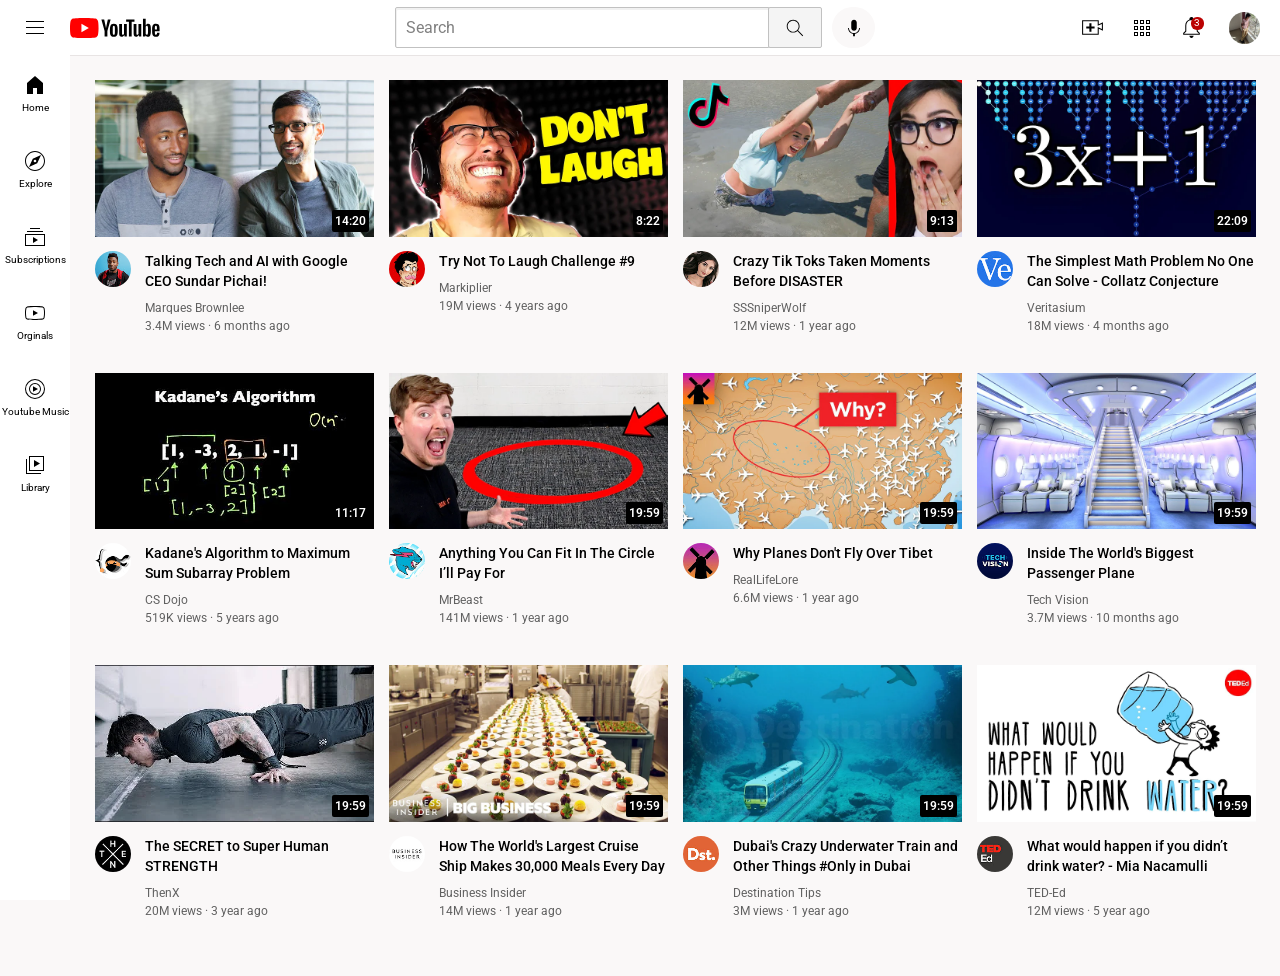
<file: index.html>
<!DOCTYPE html>
<html lang="en">
<head>
    <meta charset="UTF-8">
    <meta name="viewport" content="width=device-width, initial-scale=1.0">

    <title>Youtube.com DEMO</title>

    <link rel="preconnect" href="https://fonts.googleapis.com">
    <link rel="preconnect" href="https://fonts.gstatic.com" crossorigin>
    <link href="https://fonts.googleapis.com/css2?family=Roboto:ital,wght@0,100..900;1,100..900&display=swap" rel="stylesheet">
    <link rel="stylesheet" href="styles/general.css">
    <link rel="stylesheet" href="styles/video.css">
    <link rel="stylesheet" href="styles/header.css">
    <link rel="stylesheet" href="styles/sidebar.css">


</head>

<body class="body">
    <header class="header">
        <div class="left-section">
            <img class="hamburger-icon" src="icons/hamburger-menu.svg">
            <img class="youtube-logo-icon" src="icons/youtube-logo.svg">
        </div>
        <div class="middle-section">
            <input class="search-box" type="text" placeholder="Search">
            <button class="search-icon-button">
                <img class="search-icon" src="icons/search.svg">
                <div class="tooltip">Search</div>
            </button>
            <button class="voice-search-icon-button">
               <img class="voice-search-icon" src="icons/voice-search-icon.svg">
               <div class="tooltip">Search with your voice</div>
            </button>
        </div>
        <div class="right-section">
            <div class="upload-icon-container">
                <img class="upload-icon" src="icons/upload.svg">
                <div class="tooltip">Create</div>
            </div>
            <div class="youtube-apps-icon-container">
                <img class="youtube-apps-icon" src="icons/youtube-apps.svg">
                <div class="tooltip">Youtube apps</div>
            </div>
            <div class="notification-icon-alert">
                <div class="notification-alert">3</div>
                <img class="notification-icon" src="icons/notifications.svg">
                <div class="tooltip">Notifications</div>
            </div>
            <img class="yt-user" src="icons/IMG_yt.jpg">
        </div>
    </header>

    <nav class="sidebar">
        <div class="sidebar-icons">
            <div class="sidebar-link">
                <img src="icons/home.svg">
                <div>Home</div>
            </div>
            <div class="sidebar-link">
                <img src="icons/explore.svg">
                <div>Explore</div>
            </div>
            <div class="sidebar-link">
                <img src="icons/subscriptions.svg">
                <div>Subscriptions</div>
            </div>
            <div class="sidebar-link">
                <img src="icons/originals.svg">
                <div>Orginals</div>
            </div>
            <div class="sidebar-link">
                <img src="icons/youtube-music.svg">
                <div>Youtube Music</div>
            </div>
            <div class="sidebar-link">
                <img src="icons/library.svg">
                <div>Library</div>
            </div>
        </div>
    </nav>
    
    <main>
        <section class="grid-view">
            <div class="first-box">
                <div class="thumbnail-section">
                    <div class="video-time">14:20</div>
                    <a href="https://www.youtube.com/watch?v=n2RNcPRtAiY">
                    <img class="thumbnails" src="thumbnails/thumbnail-1.webp">
                    </a>
                </div>
                <div class="first-box-part">
                    <div style="display: grid; grid-template-columns: 40px 1fr;">
                        <div class="channel-image">
                            <a href="https://www.youtube.com/c/mkbhd">
                            <img class="channel-icon" src="channel-icon/channel-1.jpeg">
                            </a>
                        </div>
                        <div class="video-info">
                            <a href="https://www.youtube.com/watch?v=n2RNcPRtAiY">
                                <p class="video-heading">Talking Tech and AI with Google CEO Sundar Pichai!</p>
                            </a>
                            <a href="https://www.youtube.com/c/mkbhd">
                            <p class="video-author">Marques Brownlee</p>
                            </a>
                            <p class="video-stats">3.4M views &#183; 6 months ago</p>
                        </div>
                    </div>
                </div>
            </div>
            <div class="second-box">
                <div class="thumbnail-section">
                    <div class="video-time">8:22</div>
                    <a href="https://www.youtube.com/watch?v=mP0RAo9SKZk">
                        <img class="thumbnails" src="thumbnails/thumbnail-2.webp">
                    </a>
                </div>
                <div class="second-box-part">
                    <div style="display: grid; grid-template-columns: 40px 1fr;">
                        <div class="channel-image">
                            <a href="https://www.youtube.com/c/markiplier">
                                <img class="channel-icon" src="channel-icon/channel-2.jpeg">
                            </a>
                        </div>
                        <div class="video-info">
                            <a href="https://www.youtube.com/watch?v=mP0RAo9SKZk">
                                <p class="video-heading">Try Not To Laugh Challenge #9</p>
                            </a>
                            <a href="https://www.youtube.com/c/markiplier">
                                <p class="video-author">Markiplier</p>
                            </a>
                            <p class="video-stats">19M views &#183; 4 years ago</p>
                        </div>
                    </div>
                </div>
            </div>
            <div class="first-box">
                <div class="thumbnail-section">
                    <div class="video-time">9:13</div>
                    <a href="https://www.youtube.com/watch?v=FgjPQQeTh1w">
                        <img class="thumbnails" src="thumbnails/thumbnail-3.webp">
                    </a>
                </div>
                <div class="first-box-part">
                    <div style="display: grid; grid-template-columns: 40px 1fr;">
                        <div class="channel-image">
                        <a href="https://www.youtube.com/user/SSSniperWolf">
                            <img class="channel-icon" src="channel-icon/channel-3.jpeg">
                        </a>
                        </div>
                        <div class="video-info">
                            <a href="https://www.youtube.com/watch?v=FgjPQQeTh1w">
                                <p class="video-heading">Crazy Tik Toks Taken Moments Before DISASTER</p>
                            </a>
                            <a href="https://www.youtube.com/user/SSSniperWolf">
                                <p class="video-author">SSSniperWolf</p>
                            </a>
                            <p class="video-stats">12M views &#183; 1 year ago</p>
                        </div>
                    </div>
                </div>
            </div>
            <div class="first-box">
                <div class="thumbnail-section">
                    <div class="video-time">22:09</div>
                    <a href="https://www.youtube.com/watch?v=094y1Z2wpJg">
                        <img class="thumbnails" src="thumbnails/thumbnail-4.webp">
                    </a>
                </div>
                <div class="first-box-part">
                    <div style="display: grid; grid-template-columns: 40px 1fr;">
                        <div class="channel-image">
                            <a href="https://www.youtube.com/c/veritasium">
                                <img class="channel-icon" src="channel-icon/channel-4.jpeg">
                            </a>
                        </div>
                        <div class="video-info">
                            <a href="https://www.youtube.com/watch?v=094y1Z2wpJg">
                                <p class="video-heading">The Simplest Math Problem No One Can Solve - Collatz Conjecture</p>
                            </a>
                            <a href="https://www.youtube.com/c/veritasium">
                                <p class="video-author">Veritasium</p>
                            </a>
                            <p class="video-stats">18M views &#183; 4 months ago</p>
                        </div>
                    </div>
                </div>
            </div>
            <div class="first-box">
                <div class="thumbnail-section">
                    <div class="video-time">11:17</div>
                    <a href="https://www.youtube.com/watch?v=86CQq3pKSUw">
                        <img class="thumbnails" src="thumbnails/thumbnail-5.webp">
                    </a>
                </div>
                <div class="first-box-part">
                    <div style="display: grid; grid-template-columns: 40px 1fr;">
                        <div class="channel-image">
                            <a href="https://www.youtube.com/c/CSDojo">
                                <img class="channel-icon" src="channel-icon/channel-5.jpeg">
                            </a>
                        </div>
                        <div class="video-info">
                            <a href="https://www.youtube.com/watch?v=86CQq3pKSUw">
                                <p class="video-heading">Kadane's Algorithm to Maximum Sum Subarray Problem</p>
                            </a>
                            <a href="https://www.youtube.com/c/CSDojo">
                                <p class="video-author">CS Dojo</p>
                            </a>                        
                            <p class="video-stats">519K views &#183; 5 years ago</p>
                        </div>
                    </div>
                </div>
            </div>
            <div class="first-box">
                <div class="thumbnail-section">
                    <div class="video-time">19:59</div>
                    <a href="https://www.youtube.com/watch?v=yXWw0_UfSFg">
                        <img class="thumbnails" src="thumbnails/thumbnail-6.webp">
                    </a>
                </div>
                <div class="first-box-part">
                    <div style="display: grid; grid-template-columns: 40px 1fr;">
                        <div class="channel-image">
                            <a href="https://www.youtube.com/channel/UCX6OQ3DkcsbYNE6H8uQQuVA">
                                <img class="channel-icon" src="channel-icon/channel-6.jpeg">
                            </a>
                        </div>
                        <div class="video-info">
                            <a href="https://www.youtube.com/watch?v=yXWw0_UfSFg">
                                <p class="video-heading">Anything You Can Fit In The Circle I’ll Pay For</p>
                            </a>
                            <a href="https://www.youtube.com/channel/UCX6OQ3DkcsbYNE6H8uQQuVA">
                                <p class="video-author">MrBeast</p>
                            </a>                        
                            <p class="video-stats">141M views &#183; 1 year ago</p>
                        </div>
                    </div>
                </div>
            </div>
            <div class="first-box">
                <div class="thumbnail-section">
                    <div class="video-time">19:59</div>
                    <a href="https://www.youtube.com/watch?v=fNVa1qMbF9Y">
                        <img class="thumbnails" src="thumbnails/thumbnail-7.webp">
                    </a>
                </div>
                <div class="first-box-part">
                    <div style="display: grid; grid-template-columns: 40px 1fr;">
                        <div class="channel-image">
                            <a href="https://www.youtube.com/channel/UCP5tjEmvPItGyLhmjdwP7Ww">
                                <img class="channel-icon" src="channel-icon/channel-7.jpeg">
                            </a>
                        </div>
                        <div class="video-info">
                            <a href="https://www.youtube.com/watch?v=fNVa1qMbF9Y">
                                <p class="video-heading">Why Planes Don't Fly Over Tibet</p>
                            </a>
                            <a href="https://www.youtube.com/channel/UCP5tjEmvPItGyLhmjdwP7Ww">
                                <p class="video-author">RealLifeLore</p>
                            </a>                        
                            <p class="video-stats">6.6M views &#183; 1 year ago</p>
                        </div>
                    </div>
                </div>
            </div>
            <div class="first-box">
                <div class="thumbnail-section">
                    <div class="video-time">19:59</div>
                    <a href="https://www.youtube.com/watch?v=lFm4EM1juls">
                        <img class="thumbnails" src="thumbnails/thumbnail-8.webp">
                    </a>
                </div>
                <div class="first-box-part">
                    <div style="display: grid; grid-template-columns: 40px 1fr;">
                        <div class="channel-image">
                            <a href="https://www.youtube.com/channel/UCHAK6CyegY22Zj2GWrcaIxg">
                                <img class="channel-icon" src="channel-icon/channel-8.jpeg">
                            </a>
                        </div>
                        <div class="video-info">
                            <a href="https://www.youtube.com/watch?v=lFm4EM1juls">
                                <p class="video-heading">Inside The World's Biggest Passenger Plane</p>
                            </a>
                            <a href="https://www.youtube.com/channel/UCHAK6CyegY22Zj2GWrcaIxg">
                                <p class="video-author">Tech Vision</p>
                            </a>                        
                            <p class="video-stats">3.7M views &#183; 10 months ago</p>
                        </div>
                    </div>
                </div>
            </div>
            <div class="first-box">
                <div class="thumbnail-section">
                    <div class="video-time">19:59</div>
                    <a href="https://www.youtube.com/watch?v=ixmxOlcrlUc">
                        <img class="thumbnails" src="thumbnails/thumbnail-9.webp">
                    </a>
                </div>
                <div class="first-box-part">
                    <div style="display: grid; grid-template-columns: 40px 1fr;">
                        <div class="channel-image">
                            <a href="https://www.youtube.com/c/OFFICIALTHENXSTUDIOS">
                                <img class="channel-icon" src="channel-icon/channel-9.jpeg">
                            </a>
                        </div>
                        <div class="video-info">
                            <a href="https://www.youtube.com/watch?v=ixmxOlcrlUc">
                                <p class="video-heading">The SECRET to Super Human STRENGTH</p>
                            </a>
                            <a href="https://www.youtube.com/c/OFFICIALTHENXSTUDIOS">
                                <p class="video-author">ThenX</p>
                            </a>                        
                            <p class="video-stats">20M views &#183; 3 year ago</p>
                        </div>
                    </div>
                </div>
            </div>
            <div class="first-box">
                <div class="thumbnail-section">
                    <div class="video-time">19:59</div>
                    <a href="https://www.youtube.com/watch?v=R2vXbFp5C9o">
                        <img class="thumbnails" src="thumbnails/thumbnail-10.webp">
                    </a>
                </div>
                <div class="first-box-part">
                    <div style="display: grid; grid-template-columns: 40px 1fr;">
                        <div class="channel-image">
                            <a href="https://www.youtube.com/user/businessinsider">
                                <img class="channel-icon" src="channel-icon/channel-10.jpeg">
                            </a>
                        </div>
                        <div class="video-info">
                            <a href="https://www.youtube.com/watch?v=R2vXbFp5C9o">
                                <p class="video-heading">How The World's Largest Cruise Ship Makes 30,000 Meals Every Day</p>
                            </a>
                            <a href="https://www.youtube.com/user/businessinsider">
                                <p class="video-author">Business Insider</p>
                            </a>                       
                            <p class="video-stats">14M views &#183; 1 year ago</p>
                        </div>
                    </div>
                </div>
            </div>
            <div class="first-box">
                <div class="thumbnail-section">
                    <div class="video-time">19:59</div>
                    <a href="https://www.youtube.com/watch?v=0nZuYyXET3s">
                        <img class="thumbnails" src="thumbnails/thumbnail-11.webp">
                    </a>
                </div>
                <div class="first-box-part">
                    <div style="display: grid; grid-template-columns: 40px 1fr;">
                        <div class="channel-image">
                            <a href="https://www.youtube.com/c/Destinationtips">
                                <img class="channel-icon" src="channel-icon/channel-11.jpeg">
                            </a>
                        </div>
                        <div class="video-info">
                            <a href="https://www.youtube.com/watch?v=0nZuYyXET3s">
                                <p class="video-heading">Dubai's Crazy Underwater Train and Other Things #Only in Dubai</p>
                            </a>
                            <a href="https://www.youtube.com/c/Destinationtips">
                                <p class="video-author">Destination Tips</p>
                            </a>                        
                            <p class="video-stats">3M views &#183; 1 year ago</p>
                        </div>
                    </div>
                </div>
            </div>
            <div class="first-box">
                <div class="thumbnail-section">
                    <div class="video-time">19:59</div>
                    <a href="https://www.youtube.com/watch?v=9iMGFqMmUFs">
                        <img class="thumbnails" src="thumbnails/thumbnail-12.webp">
                    </a>
                </div>
                <div class="first-box-part">
                    <div style="display: grid; grid-template-columns: 40px 1fr;">
                        <div class="channel-image">
                            <a href="https://www.youtube.com/teded">
                                <img class="channel-icon" src="channel-icon/channel-12.jpeg">
                            </a>
                        </div>
                        <div class="video-info">
                            <a href="https://www.youtube.com/watch?v=9iMGFqMmUFs">
                                <p class="video-heading">What would happen if you didn’t drink water? - Mia Nacamulli</p>
                            </a>
                            <a href="https://www.youtube.com/teded">
                                <p class="video-author">TED-Ed</p>
                            </a>                        
                            <p class="video-stats">12M views &#183; 5 year ago</p>
                        </div>
                    </div>
                </div>
            </div>
        </section>
    </main>
    

</body>
</html>
</file>
<file: styles/general.css>
p{
    margin-top: 0;
    font-family: Roboto;
}

.body{
    padding-bottom: 50px;
    margin-top: 80px;
    margin-left: 95px;
    margin-right: 24px;
    background-color: rgb(250, 248, 248);
}

a{
    text-decoration: none;
}

@media (max-width: 600px) {

  .body {
    margin-left: 0;
    margin-right: 0;
    margin-top: 55px;
    padding-bottom: 20px;
  }

  .sidebar {
    display: none;
  }

  .header {
    height: 50px;
    padding: 0 6px;
  }

  .left-section {
    width: auto;
  }

  .hamburger-icon {
    height: 20px;
    margin-left: 8px;
    margin-right: 12px;
  }

  .youtube-logo-icon {
    height: 18px;
  }

  .middle-section {
    margin-left: 4px;
    margin-right: 4px;
    flex: 1;
    max-width: none;
  }

  .search-box {
    height: 32px;
    font-size: 13px;
    padding-left: 8px;
  }

  .search-icon-button {
    height: 35px;
    width: 60px; 
    margin-right: 6px;
  }

  .voice-search-icon-button {
    height: 34px;
    width: 34px;
  }

  .search-icon,
  .voice-search-icon {
    height: 18px;
  }

  .upload-icon-container,
  .youtube-apps-icon-container {
    display: none;
  }

  .grid-view {
    grid-template-columns: 1fr;
    row-gap: 24px;
    padding: 8px;
  }

  .thumbnails {
    width: 100%;
    height: auto;
  }

  .video-heading {
    font-size: 13px;
    line-height: 18px;
  }

  .video-author,
  .video-stats {
    font-size: 11px;
  }
}
</file>
<file: styles/video.css>
.grid-view{
    display: grid;
    grid-template-columns: 1fr 1fr 1fr;
    column-gap: 15px;
    row-gap: 40px;
}

@media (max-width: 859px) {
    .grid-view{
        grid-template-columns: 1fr 1fr;
    }
}

@media (min-width: 860px) and (max-width: 1124px){
    .grid-view{
        grid-template-columns: 1fr 1fr 1fr;
    }
}

@media (min-width: 1125px) {
    .grid-view{
        grid-template-columns: 1fr 1fr 1fr 1fr;
    }
}

.thumbnail-section{
    position: relative;
}

.video-time{
    position: absolute;
    background-color: black;
    color: white;
    right: 5px;
    bottom: 9px;
    font-family: Roboto, Arial;
    font-size: 12px;
    font-weight: 600;
    padding-left: 3px;
    padding-right: 3px;
    padding-top: 4px;
    padding-bottom: 4px;
    border-radius: 2px;
}

.channel-icon{
    width: 36px;
    border-radius: 18px;
}

.thumbnails{
    width: 100%;
    cursor: pointer;
}

.video-info{
    margin-top: 10px;
    margin-left: 10px;
}

.channel-image{
    margin-top: 10px;
    cursor: pointer;
}

.video-heading{
    margin-bottom: 10px;
    font-weight: 500;
    font-size: 14px;
    cursor: pointer;
    line-height: 20px;
    color: black;
}

.video-author{
    margin-bottom: 4px;
    font-size: 12px;
    color: rgb(96, 96, 96);
    cursor: pointer;
}

.video-stats{
    margin-bottom: 0;
    font-size: 12px;
    color: rgb(96, 96, 96);
}
</file>
<file: styles/header.css>
.header{
    height: 55px;
    display: flex;
    width: 100%;
    flex-direction: row;
    justify-content: space-between;
    position: fixed;
    top: 0;
    left: 0;
    background-color: white;
    border-bottom-style: solid;
    border-bottom-width: 1px;
    border-bottom-color: rgb(232, 228, 228);
    z-index: 100;
}

.notification-alert{
    background-color: rgb(187, 2, 2);
    color: white;
    position: absolute;
    right: 0;
    top: 2px;
    width: 13px;
    height: 13px;
    border-radius: 6px;
    font-family: Roboto, Arial;
    font-size: x-small;
    text-align: center;
    z-index: 1;
}

.notification-icon-alert{
    position: relative;
}

.left-section{
    width: 155px;
    display: flex;
    align-items: center;
}

.hamburger-icon{
    height: 24px;
    margin-left: 23px;
    margin-right: 23px;
    cursor: pointer;
}

.youtube-logo-icon{
    height: 20px;
    cursor: pointer;
}

.middle-section{
    margin-left: 70px;
    margin-right: 35px;
    max-width: 480px;
    display: flex;
    flex: 1;
    align-items: center;
}

.search-box{
    height: 37px;
    width: 0;
    margin-right: -2px;
    display: flex;
    flex: 1;
    font-family: Roboto;
    font-size: 16px;
    padding-left: 10px;
    border-color: rgb(193, 193, 193);
    border-width: 1px;
    border-style: solid;
    border-radius: 2px;
    box-shadow: inset 1px 2px 0.15px rgba(119, 118, 118, 0.1);
}

.search-box::placeholder{
    font-family: Roboto;
    color: gray;
}

.search-icon-button{
    height: 41px;
    width: 54px;
    border-color: rgb(193, 193, 193);
    border-style: solid;
    border-width: 1px;
    border-radius: 2px;
    margin-right: 10px;
    background-color: rgb(244, 244, 244);
    position: relative;
    cursor: pointer;
}

.search-icon-button,
.voice-search-icon-button,
.upload-icon-container,
.youtube-apps-icon-container,
.notification-icon-alert {
    display: flex;
    justify-content: center;
    align-items: center;
}


.search-icon-button .tooltip,
.voice-search-icon-button .tooltip,
.upload-icon-container .tooltip,
.youtube-apps-icon-container .tooltip,
.notification-icon-alert .tooltip {
    font-family: Roboto, Arial;
    position: absolute;
    background-color: gray;
    color: white;
    padding: 4px;
    border-radius: 2px;
    font-size: 12px;
    bottom: -30px;
    opacity: 0;
    transition: opacity 0.15s;
    pointer-events: none;
    white-space: nowrap;
}

.upload-icon-container .tooltip,
.youtube-apps-icon-container .tooltip,
.notification-icon-alert .tooltip{
    bottom: -23px;
}

.notification-icon-alert .tooltip{
    bottom: -38px;
}

.search-icon-button:hover .tooltip,
.voice-search-icon-button:hover .tooltip,
.upload-icon-container:hover .tooltip,
.youtube-apps-icon-container:hover .tooltip,
.notification-icon-alert:hover .tooltip {
    opacity: 1;
}

.voice-search-icon-button{
    height: 41px;
    width: 43px;
    border-radius: 21px;
    border: none;
    background-color: rgb(250, 248, 248);
    position: relative;
    cursor: pointer;
}

.search-icon{
    height: 22px;
}

.voice-search-icon{
    height: 22px;
}

.right-section{

    width: 200px;
    display: flex;
    align-items: center;
    justify-content: space-between;
    flex-shrink: 0;
}

.upload-icon{
    height: 25px;
    position: relative;
    cursor: pointer;
}

.youtube-apps-icon{
    height: 24px;
    position: relative;
    cursor: pointer;
}

.notification-icon{
    height: 25px;
    position: relative;
    cursor: pointer;
}

.yt-user{
    height: 32px;
    border-radius: 16px;
    margin-right: 20px;
    cursor: pointer;
}


@media (max-width: 600px) {

  .header {
    height: 50px;
    padding: 0 6px;
  }

  .left-section {
    width: auto;
  }

  .hamburger-icon {
    height: 20px;
    margin-left: 8px;
    margin-right: 12px;
  }

  .youtube-logo-icon {
    height: 18px;
  }

  .middle-section {
    margin-left: 4px;
    margin-right: 4px;
    flex: 1;
    max-width: none;
  }

  .search-box {
    height: 32px;
    font-size: 13px;
    padding-left: 8px;
    flex: 1;
    width: auto;
  }

  .search-icon-button {
    height: 34px;
    width: 60px;
    margin-right: 6px;
  }

  .voice-search-icon-button {
    height: 34px;
    width: 34px;
  }

  .search-icon,
  .voice-search-icon {
    height: 18px;
  }
}
</file>
<file: styles/sidebar.css>
.sidebar{
    background-color: white;
    position: fixed;
    top: 55px;
    left: 0;
    bottom: 0;
    width: 70px;
    z-index: 200;
}

.sidebar-link{
    height: 76px;
    display: flex;
    justify-content: center;
    align-items: center;
    flex-direction: column;
    cursor: pointer;
}

.sidebar-link:hover{
    background-color: lightgray;
}

.sidebar-link img{
    height: 24px;
    margin-bottom: 5px;
}

.sidebar-link div{
    font-family: Roboto, Arial;
    font-size: 10px;
}
</file>
